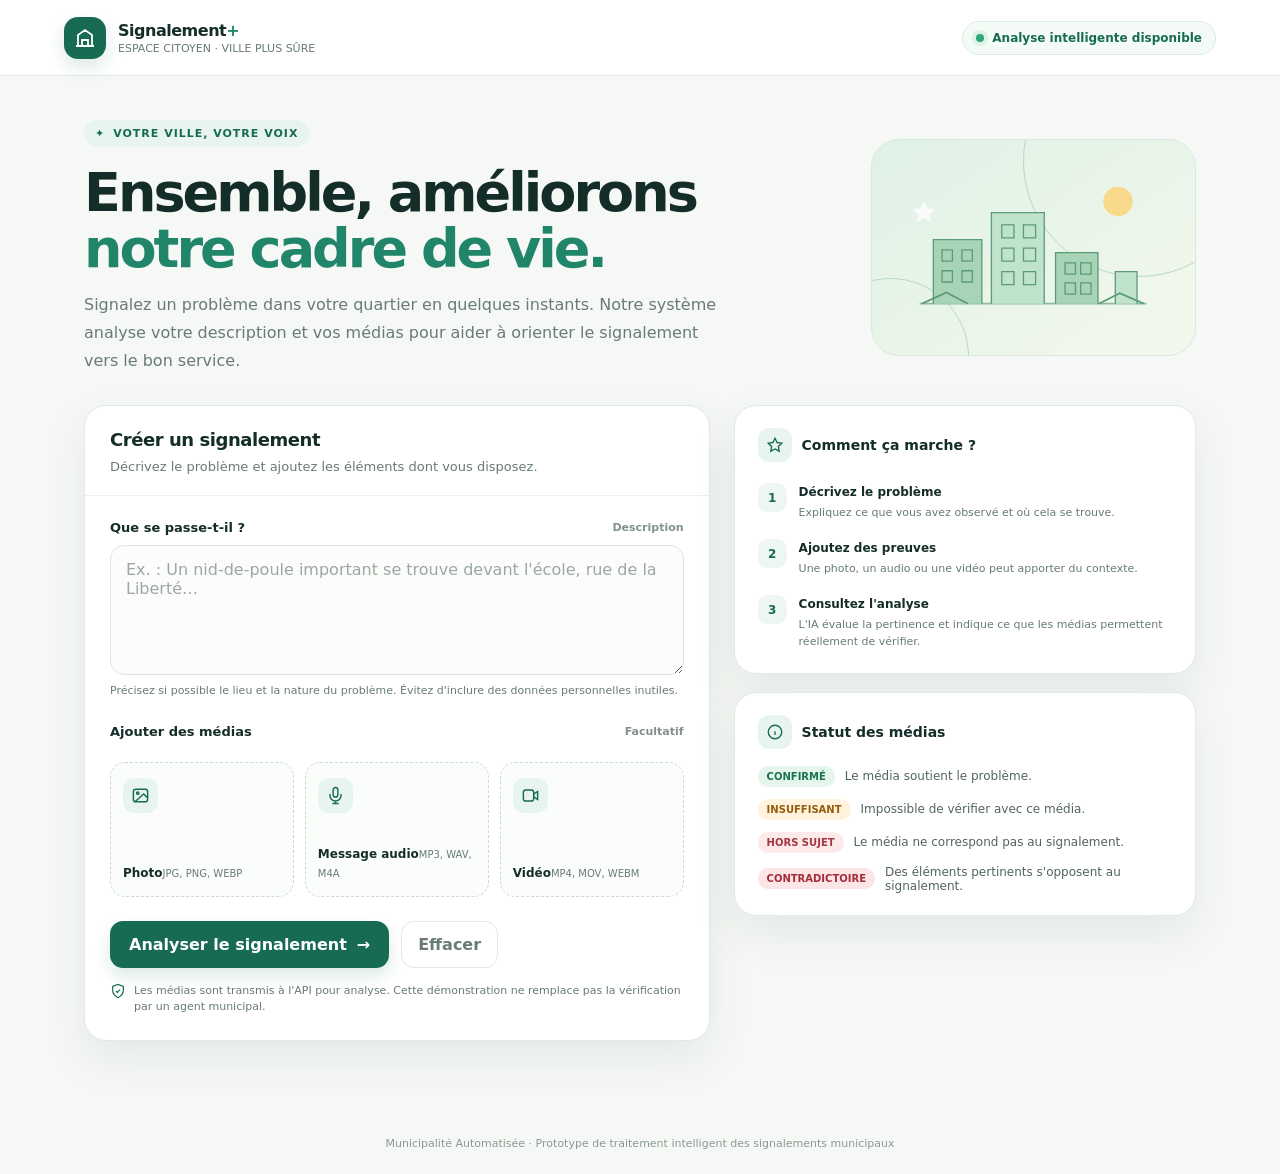
<file: intake-agent/local_intake/citizen.html>
<!doctype html>
<html lang="fr">
<head>
<meta charset="utf-8">
<meta name="viewport" content="width=device-width, initial-scale=1">
<title>Signalement Municipal — Espace citoyen</title>
<style>
:root{
  --ink:#142d28;--muted:#687b75;--green:#176b53;--green2:#21856a;
  --mint:#e8f5ef;--paper:#f6f8f5;--line:#e0e9e3;--white:#fff;
  --orange:#b86b18;--red:#b83d46;--shadow:0 18px 45px rgba(26,65,49,.08)
}
*{box-sizing:border-box}
body{margin:0;background:var(--paper);color:var(--ink);font-family:Inter,ui-sans-serif,system-ui,-apple-system,BlinkMacSystemFont,"Segoe UI",sans-serif}
button,input,textarea{font:inherit}
.shell{min-height:100vh}
.topbar{height:76px;background:#fff;border-bottom:1px solid var(--line);display:flex;align-items:center;justify-content:space-between;padding:0 clamp(20px,5vw,76px);gap:18px}
.brand{display:flex;align-items:center;gap:12px;font-weight:800;letter-spacing:-.03em}
.logo{width:42px;height:42px;border-radius:14px;background:var(--green);display:grid;place-items:center;color:#fff;box-shadow:0 8px 18px #176b5326}
.logo svg{width:24px;height:24px}
.brand small{display:block;font-weight:500;letter-spacing:0;color:var(--muted);font-size:11px;margin-top:2px}
.status-pill{display:flex;align-items:center;gap:8px;border:1px solid #dcebe2;background:#f4fbf6;color:var(--green);padding:9px 13px;border-radius:999px;font-size:12px;font-weight:700}
.dot{width:8px;height:8px;border-radius:50%;background:#30a879;box-shadow:0 0 0 4px #30a8791c}
main{max-width:1160px;margin:0 auto;padding:44px 24px 72px}
.hero{display:grid;grid-template-columns:1.4fr .6fr;gap:28px;align-items:center;margin-bottom:30px}
.eyebrow{display:inline-flex;align-items:center;gap:8px;color:var(--green);background:var(--mint);padding:7px 11px;border-radius:999px;font-size:11px;font-weight:800;letter-spacing:.09em;text-transform:uppercase}
h1{font-size:clamp(34px,5vw,54px);line-height:1.04;letter-spacing:-.055em;margin:18px 0 14px;max-width:720px}
h1 span{color:var(--green2)}
.lead{color:var(--muted);font-size:16px;line-height:1.75;max-width:650px;margin:0}
.hero-art{background:linear-gradient(145deg,#dff1e6,#f4f8ec);border:1px solid #d8e9dd;border-radius:28px;padding:25px;min-height:190px;display:flex;align-items:center;justify-content:center;position:relative;overflow:hidden}
.hero-art:before,.hero-art:after{content:"";position:absolute;border-radius:50%;border:1px solid #b7d8c5}
.hero-art:before{width:230px;height:230px;right:-60px;top:-95px}
.hero-art:after{width:155px;height:155px;left:-60px;bottom:-80px}
.city-icon{width:100%;max-width:260px;position:relative;z-index:1}
.layout{display:grid;grid-template-columns:minmax(0,1.15fr) minmax(300px,.85fr);gap:24px;align-items:start}
.panel{background:var(--white);border:1px solid var(--line);border-radius:22px;box-shadow:var(--shadow);overflow:hidden}
.panel-head{padding:23px 25px 18px;border-bottom:1px solid #edf1ed}
.panel-head h2{margin:0;font-size:18px;letter-spacing:-.025em}
.panel-head p{margin:7px 0 0;color:var(--muted);font-size:13px;line-height:1.55}
.panel-body{padding:24px 25px}
.field-label{display:flex;justify-content:space-between;align-items:center;gap:10px;font-size:13px;font-weight:750;margin-bottom:10px}
.optional{font-size:11px;font-weight:600;color:#82918b}
textarea{display:block;width:100%;min-height:130px;resize:vertical;border:1px solid #dce6df;border-radius:14px;padding:14px 15px;color:var(--ink);outline:none;background:#fcfdfb;transition:.2s}
textarea:focus,input:focus{border-color:#55a887;box-shadow:0 0 0 4px #21856a14}
textarea::placeholder{color:#9aa8a1}
.hint{font-size:11px;color:var(--muted);margin-top:8px;line-height:1.5}
.upload-grid{display:grid;grid-template-columns:repeat(3,minmax(0,1fr));gap:11px;margin-top:23px}
.upload-card{position:relative;min-height:135px;border:1px dashed #cbdcd1;border-radius:15px;padding:15px 12px;background:#fbfdfb;display:flex;flex-direction:column;align-items:flex-start;justify-content:space-between;transition:.2s}
.upload-card:hover,.upload-card.drag{border-color:var(--green2);background:#f1faf4}
.upload-card input{position:absolute;inset:0;width:100%;height:100%;opacity:0;cursor:pointer}
.upload-icon{width:35px;height:35px;display:grid;place-items:center;border-radius:11px;background:var(--mint);color:var(--green)}
.upload-icon svg{width:19px;height:19px}
.upload-title{font-size:12px;font-weight:800;margin-top:12px}
.upload-desc{font-size:10px;color:var(--muted);margin-top:4px;line-height:1.4;word-break:break-word}
.actions{display:flex;align-items:center;gap:12px;margin-top:24px}
.primary{border:0;border-radius:13px;padding:14px 19px;background:var(--green);color:#fff;font-weight:800;cursor:pointer;display:flex;align-items:center;justify-content:center;gap:10px;box-shadow:0 8px 16px #176b5326;transition:.2s}
.primary:hover{background:#105740;transform:translateY(-1px)}
.primary:disabled{opacity:.65;cursor:wait;transform:none}
.secondary{border:1px solid var(--line);background:#fff;border-radius:13px;padding:13px 16px;color:var(--muted);font-weight:700;cursor:pointer}
.secure{font-size:11px;color:var(--muted);line-height:1.5;margin-top:15px;display:flex;gap:8px;align-items:flex-start}
.secure svg{width:16px;min-width:16px;color:var(--green)}
.side-stack{display:grid;gap:18px}
.info-card{padding:22px 23px}
.info-title{font-size:14px;font-weight:800;display:flex;align-items:center;gap:10px}
.info-title .mini-icon{width:34px;height:34px;border-radius:11px;background:var(--mint);color:var(--green);display:grid;place-items:center}
.info-title svg{width:18px;height:18px}
.steps{display:grid;gap:18px;margin-top:21px}
.step{display:grid;grid-template-columns:30px 1fr;gap:11px}
.step-no{width:29px;height:29px;border-radius:10px;background:#edf6f0;color:var(--green);display:grid;place-items:center;font-size:12px;font-weight:850}
.step b{font-size:12px;display:block;margin:2px 0 5px}
.step p{margin:0;font-size:11px;line-height:1.55;color:var(--muted)}
.legend{display:grid;gap:12px;margin-top:17px}
.legend-row{display:flex;align-items:center;gap:10px;font-size:12px;color:#52645c}
.badge{display:inline-flex;align-items:center;justify-content:center;border-radius:999px;padding:5px 9px;font-size:10px;font-weight:850;white-space:nowrap;background:#edf1ef;color:#5b6c64}
.badge.confirm{background:#e4f5eb;color:#18724f}.badge.insufficient{background:#fff3dd;color:#965c0b}.badge.offtopic{background:#fce9e9;color:#a53740}.badge.contradict{background:#fbe5e5;color:#a52d3b}
.result-wrap{margin-top:25px;display:none}
.result-wrap.visible{display:block}
.result-head{display:flex;align-items:flex-start;justify-content:space-between;gap:15px;padding:23px 25px;border-bottom:1px solid var(--line)}
.result-head h2{margin:0;font-size:19px}
.result-head p{margin:7px 0 0;color:var(--muted);font-size:12px;line-height:1.5}
.result-body{padding:22px 25px}
.result-summary{display:grid;grid-template-columns:repeat(3,1fr);gap:12px;margin-bottom:21px}
.metric{padding:15px;border:1px solid var(--line);border-radius:14px;background:#fcfdfb}
.metric small{display:block;color:var(--muted);font-size:10px;font-weight:700;margin-bottom:7px}
.metric strong{font-size:13px;line-height:1.35;overflow-wrap:anywhere}
.media-list{display:grid;gap:10px}
.media-row{display:flex;align-items:flex-start;justify-content:space-between;gap:16px;border:1px solid var(--line);padding:14px;border-radius:13px}
.media-row h3{margin:0 0 5px;font-size:12px}
.media-row p{margin:0;color:var(--muted);font-size:11px;line-height:1.6}
.alert{border-radius:13px;padding:14px 15px;font-size:12px;line-height:1.6;margin-bottom:16px}
.alert.warning{background:#fff5e4;color:#80500f;border:1px solid #f4e0ba}
.alert.error{background:#fff0f0;color:#963740;border:1px solid #f0d0d2}
.alert.success{background:#eaf7ef;color:#176647;border:1px solid #cde9d7}
.warnings{margin:18px 0 0;padding-left:18px;color:#7a5a27;font-size:11px;line-height:1.7}
pre{white-space:pre-wrap;overflow-wrap:anywhere;background:#f7f9f7;border:1px solid var(--line);padding:13px;border-radius:12px;font-size:11px;color:#40564b}
details{margin-top:18px}summary{font-size:12px;font-weight:800;cursor:pointer;color:var(--green)}
.loading{display:none;align-items:center;gap:9px;color:var(--muted);font-size:12px;margin-top:14px}
.loading.show{display:flex}.spinner{width:15px;height:15px;border:2px solid #d7e6dc;border-top-color:var(--green);border-radius:50%;animation:spin .8s linear infinite}
@keyframes spin{to{transform:rotate(360deg)}}
.footer{text-align:center;color:#8b9992;font-size:11px;padding:24px}
@media(max-width:850px){.hero{grid-template-columns:1fr}.hero-art{display:none}.layout{grid-template-columns:1fr}.side-stack{grid-template-columns:1fr 1fr}}
@media(max-width:580px){.topbar{height:66px;padding:0 17px}.status-pill{font-size:0;padding:10px}.status-pill .dot{margin:0}main{padding:30px 14px 45px}.panel-head,.panel-body,.result-head,.result-body{padding:19px}.upload-grid{grid-template-columns:1fr}.upload-card{min-height:94px;display:grid;grid-template-columns:38px 1fr;align-items:center;gap:0 10px;padding:12px}.upload-icon{grid-row:span 2}.upload-title{margin:0}.upload-desc{margin-top:4px}.side-stack{grid-template-columns:1fr}.actions{flex-direction:column;align-items:stretch}.primary,.secondary{width:100%}.result-summary{grid-template-columns:1fr}.media-row{flex-direction:column}.hero{margin-bottom:22px}h1{font-size:38px}}
</style>
</head>
<body>
<div class="shell">
<header class="topbar">
  <div class="brand">
    <div class="logo" aria-hidden="true">
      <svg viewBox="0 0 24 24" fill="none" stroke="currentColor" stroke-width="1.8"><path d="M3 20h18M5 20V9l7-5 7 5v11M9 20v-6h6v6M8 10h.01M16 10h.01"/></svg>
    </div>
    <div>Signalement<span style="color:#21856a">+</span><small>ESPACE CITOYEN · VILLE PLUS SÛRE</small></div>
  </div>
  <div class="status-pill"><span class="dot"></span> Analyse intelligente disponible</div>
</header>

<main>
  <section class="hero">
    <div>
      <div class="eyebrow"><span>✦</span> Votre ville, votre voix</div>
      <h1>Ensemble, améliorons <span>notre cadre de vie.</span></h1>
      <p class="lead">Signalez un problème dans votre quartier en quelques instants. Notre système analyse votre description et vos médias pour aider à orienter le signalement vers le bon service.</p>
    </div>
    <div class="hero-art" aria-hidden="true">
      <svg class="city-icon" viewBox="0 0 300 190" fill="none">
        <path d="M20 160H280" stroke="#8EBCA1" stroke-width="2" stroke-linecap="round"/>
        <path d="M35 160V86H91V160M45 98H57V111H45zM68 98H80V111H68zM45 122H57V135H45zM68 122H80V135H68z" fill="#A7D3B7" stroke="#5C9B78" stroke-width="1.5"/>
        <path d="M102 160V55H163V160M114 69H128V84H114zM139 69H153V84H139zM114 96H128V111H114zM139 96H153V111H139zM114 123H128V138H114zM139 123H153V138H139z" fill="#C0E3CB" stroke="#5C9B78" stroke-width="1.5"/>
        <path d="M176 160V101H225V160M187 113H199V126H187zM205 113H217V126H205zM187 136H199V149H187zM205 136H217V149H205z" fill="#A7D3B7" stroke="#5C9B78" stroke-width="1.5"/>
        <path d="M245 160V123H270V160" fill="#C0E3CB" stroke="#5C9B78" stroke-width="1.5"/>
        <circle cx="248" cy="42" r="17" fill="#F9D98B"/>
        <path d="M22 160L50 147L75 160M226 160L250 148L278 160" stroke="#5C9B78" stroke-width="2"/>
        <path d="M24 42l4 8 9 1-7 6 2 9-8-5-8 5 2-9-7-6 9-1z" fill="#fff" opacity=".8"/>
      </svg>
    </div>
  </section>

  <div class="layout">
    <section class="panel">
      <div class="panel-head">
        <h2>Créer un signalement</h2>
        <p>Décrivez le problème et ajoutez les éléments dont vous disposez.</p>
      </div>
      <div class="panel-body">
        <form id="reportForm">
          <label class="field-label" for="texte">Que se passe-t-il ? <span class="optional">Description</span></label>
          <textarea id="texte" name="texte" placeholder="Ex. : Un nid-de-poule important se trouve devant l'école, rue de la Liberté…" maxlength="5000"></textarea>
          <div class="hint">Précisez si possible le lieu et la nature du problème. Évitez d'inclure des données personnelles inutiles.</div>

          <div class="field-label" style="margin-top:24px">Ajouter des médias <span class="optional">Facultatif</span></div>
          <div class="upload-grid">
            <label class="upload-card" for="image">
              <input id="image" name="image" type="file" accept="image/*">
              <span class="upload-icon"><svg viewBox="0 0 24 24" fill="none" stroke="currentColor" stroke-width="1.8"><rect x="3" y="4" width="18" height="16" rx="3"/><circle cx="8.5" cy="9" r="1.5"/><path d="m21 15-5-5L5 20"/></svg></span>
              <span><span class="upload-title">Photo</span><span class="upload-desc" id="imageName">JPG, PNG, WEBP</span></span>
            </label>
            <label class="upload-card" for="audio">
              <input id="audio" name="audio" type="file" accept="audio/*">
              <span class="upload-icon"><svg viewBox="0 0 24 24" fill="none" stroke="currentColor" stroke-width="1.8"><rect x="9" y="2" width="6" height="12" rx="3"/><path d="M5 10v2a7 7 0 0 0 14 0v-2M12 19v3M8 22h8"/></svg></span>
              <span><span class="upload-title">Message audio</span><span class="upload-desc" id="audioName">MP3, WAV, M4A</span></span>
            </label>
            <label class="upload-card" for="video">
              <input id="video" name="video" type="file" accept="video/*">
              <span class="upload-icon"><svg viewBox="0 0 24 24" fill="none" stroke="currentColor" stroke-width="1.8"><rect x="3" y="5" width="13" height="14" rx="3"/><path d="m16 10 5-3v10l-5-3z"/></svg></span>
              <span><span class="upload-title">Vidéo</span><span class="upload-desc" id="videoName">MP4, MOV, WEBM</span></span>
            </label>
          </div>
          <div class="actions">
            <button class="primary" id="submitBtn" type="submit">
              Analyser le signalement <span aria-hidden="true">→</span>
            </button>
            <button class="secondary" id="resetBtn" type="reset">Effacer</button>
          </div>
          <div class="loading" id="loading"><span class="spinner"></span> Analyse du contenu en cours, cela peut prendre un moment…</div>
          <div class="secure"><svg viewBox="0 0 24 24" fill="none" stroke="currentColor" stroke-width="1.8"><path d="M12 22s8-4 8-11V5l-8-3-8 3v6c0 7 8 11 8 11z"/><path d="m9 12 2 2 4-4"/></svg><span>Les médias sont transmis à l'API pour analyse. Cette démonstration ne remplace pas la vérification par un agent municipal.</span></div>
        </form>
      </div>
    </section>

    <aside class="side-stack">
      <section class="panel info-card">
        <div class="info-title"><span class="mini-icon"><svg viewBox="0 0 24 24" fill="none" stroke="currentColor" stroke-width="1.8"><path d="M12 3 14.8 8.7 21 9.6l-4.5 4.4 1.1 6.2L12 17.3l-5.6 2.9 1.1-6.2L3 9.6l6.2-.9z"/></svg></span> Comment ça marche ?</div>
        <div class="steps">
          <div class="step"><span class="step-no">1</span><div><b>Décrivez le problème</b><p>Expliquez ce que vous avez observé et où cela se trouve.</p></div></div>
          <div class="step"><span class="step-no">2</span><div><b>Ajoutez des preuves</b><p>Une photo, un audio ou une vidéo peut apporter du contexte.</p></div></div>
          <div class="step"><span class="step-no">3</span><div><b>Consultez l'analyse</b><p>L'IA évalue la pertinence et indique ce que les médias permettent réellement de vérifier.</p></div></div>
        </div>
      </section>
      <section class="panel info-card">
        <div class="info-title"><span class="mini-icon"><svg viewBox="0 0 24 24" fill="none" stroke="currentColor" stroke-width="1.8"><circle cx="12" cy="12" r="9"/><path d="M12 11v5M12 8h.01"/></svg></span> Statut des médias</div>
        <div class="legend">
          <div class="legend-row"><span class="badge confirm">CONFIRMÉ</span> Le média soutient le problème.</div>
          <div class="legend-row"><span class="badge insufficient">INSUFFISANT</span> Impossible de vérifier avec ce média.</div>
          <div class="legend-row"><span class="badge offtopic">HORS SUJET</span> Le média ne correspond pas au signalement.</div>
          <div class="legend-row"><span class="badge contradict">CONTRADICTOIRE</span> Des éléments pertinents s'opposent au signalement.</div>
        </div>
      </section>
    </aside>
  </div>

  <section class="panel result-wrap" id="resultWrap" aria-live="polite">
    <div class="result-head">
      <div><h2>Résultat de l'analyse</h2><p>Voici le résultat retourné par le système de traitement.</p></div>
      <span class="badge" id="globalBadge">Analyse terminée</span>
    </div>
    <div class="result-body" id="resultBody"></div>
  </section>
</main>
<div class="footer">Municipalité Automatisée · Prototype de traitement intelligent des signalements municipaux</div>
</div>

<script>
const form = document.getElementById('reportForm');
const submitBtn = document.getElementById('submitBtn');
const loading = document.getElementById('loading');
const resultWrap = document.getElementById('resultWrap');
const resultBody = document.getElementById('resultBody');

function esc(v){
  return String(v ?? '').replace(/[&<>"']/g, c => ({
    '&':'&amp;','<':'&lt;','>':'&gt;','"':'&quot;',"'":'&#39;'
  }[c]));
}
function badgeClass(status){
  if(status === 'CONFIRME') return 'confirm';
  if(status === 'INSUFFISANT') return 'insufficient';
  if(status === 'HORS_SUJET') return 'offtopic';
  if(status === 'CONTRADICTOIRE') return 'contradict';
  return '';
}
function labelStatus(status){
  return ({
    'CONFIRME':'CONFIRMÉ',
    'INSUFFISANT':'INSUFFISANT',
    'HORS_SUJET':'HORS SUJET',
    'CONTRADICTOIRE':'CONTRADICTOIRE'
  })[status] || status || 'NON ÉVALUÉ';
}
function fileName(inputId, outputId, defaultText){
  const input = document.getElementById(inputId);
  const output = document.getElementById(outputId);
  input.addEventListener('change', () => {
    output.textContent = input.files[0] ? input.files[0].name : defaultText;
  });
}
fileName('image','imageName','JPG, PNG, WEBP');
fileName('audio','audioName','MP3, WAV, M4A');
fileName('video','videoName','MP4, MOV, WEBM');

form.addEventListener('reset', () => {
  setTimeout(() => {
    document.getElementById('imageName').textContent = 'JPG, PNG, WEBP';
    document.getElementById('audioName').textContent = 'MP3, WAV, M4A';
    document.getElementById('videoName').textContent = 'MP4, MOV, WEBM';
    resultWrap.classList.remove('visible');
  }, 0);
});

form.addEventListener('submit', async (event) => {
  event.preventDefault();
  const text = document.getElementById('texte').value.trim();
  const image = document.getElementById('image').files[0];
  const audio = document.getElementById('audio').files[0];
  const video = document.getElementById('video').files[0];

  if(!text && !image && !audio && !video){
    alert('Ajoutez une description ou au moins un média avant de continuer.');
    return;
  }

  const data = new FormData();
  data.append('texte', text);
  if(image) data.append('image', image);
  if(audio) data.append('audio', audio);
  if(video) data.append('video', video);

  submitBtn.disabled = true;
  loading.classList.add('show');
  submitBtn.innerHTML = 'Analyse en cours…';
  resultWrap.classList.remove('visible');

  try{
    const response = await fetch('/analyser', {method:'POST', body:data});
    const result = await response.json();
    if(!response.ok){
      throw new Error(result.detail || 'Une erreur est survenue.');
    }
    renderResult(result);
    resultWrap.classList.add('visible');
    resultWrap.scrollIntoView({behavior:'smooth',block:'start'});
  }catch(err){
    resultWrap.classList.add('visible');
    document.getElementById('globalBadge').textContent = 'Erreur';
    document.getElementById('globalBadge').className = 'badge offtopic';
    resultBody.innerHTML = '<div class="alert error">'+esc(err.message || 'Impossible de joindre l’API.')+'</div>';
  }finally{
    submitBtn.disabled = false;
    submitBtn.innerHTML = 'Analyser le signalement <span aria-hidden="true">→</span>';
    loading.classList.remove('show');
  }
});

function renderResult(r){
  const validation = r.validation_multimodale || {};
  const pertinent = r.pertinence_municipale || 'INCERTAINE';
  const human = Boolean(r.validation_humaine_requise);
  const globalBadge = document.getElementById('globalBadge');
  globalBadge.textContent = human ? 'Vérification humaine requise' : pertinent;
  globalBadge.className = 'badge ' + (human ? 'insufficient' : (pertinent === 'PERTINENTE' ? 'confirm' : ''));
  const alertClass = human ? 'warning' : (pertinent === 'PERTINENTE' ? 'success' : 'warning');
  let html = '<div class="alert '+alertClass+'"><strong>'+
    (human ? 'Une vérification humaine est recommandée.' : 'Analyse terminée.')+
    '</strong><br>'+esc(validation.motif || 'Consultez les détails ci-dessous.')+'</div>';

  html += '<div class="result-summary">';
  html += '<div class="metric"><small>PERTINENCE MUNICIPALE</small><strong>'+esc(pertinent)+'</strong></div>';
  html += '<div class="metric"><small>COHÉRENCE MULTIMODALE</small><strong>'+esc(validation.coherence_multimodale || 'Non évaluée')+'</strong></div>';
  html += '<div class="metric"><small>CATÉGORIE</small><strong>'+esc((r.classification_citoyen || {}).categorie || 'Non déterminée')+'</strong></div>';
  html += '</div>';

  const evals = validation.evaluations_medias || [];
  const imageEvals = (r.descriptions_images_video || []).map((frame, i) => ({
    id_media:'image_video_'+(i+1),
    statut:frame.statut || 'INSUFFISANT',
    justification:frame.justification_statut || frame.description || frame.erreur || ''
  }));
  const all = [
    {id_media:'image_independante',statut:r.statut_image,justification:r.description_image || ''},
    {id_media:'audio_independant',statut:r.statut_audio_independant,justification:r.transcription_audio || ''},
    {id_media:'audio_video',statut:r.statut_audio_video,justification:r.transcription_video || ''}
  ].filter(x => x.statut);
  const merged = [...all, ...imageEvals];
  const label = id => ({
    image_independante:'Photo envoyée',
    audio_independant:'Audio envoyé',
    audio_video:'Audio de la vidéo'
  })[id] || id.replace('image_video_','Image vidéo ');

  if(merged.length){
    html += '<h3 style="font-size:14px;margin:0 0 12px">Évaluation de chaque média</h3><div class="media-list">';
    merged.forEach(m => {
      html += '<div class="media-row"><div><h3>'+esc(label(m.id_media))+'</h3><p>'+esc(m.justification || 'Aucune justification disponible.')+'</p></div><span class="badge '+badgeClass(m.statut)+'">'+esc(labelStatus(m.statut))+'</span></div>';
    });
    html += '</div>';
  }

  const warnings = r.avertissements || [];
  if(warnings.length){
    html += '<ul class="warnings">'+warnings.map(w=>'<li>'+esc(w)+'</li>').join('')+'</ul>';
  }

  if(r.cleaned_text){
    html += '<details><summary>Voir le texte nettoyé</summary><pre>'+esc(r.cleaned_text)+'</pre></details>';
  }
  if(validation.elements_confirmes && validation.elements_confirmes.length){
    html += '<details><summary>Éléments qui soutiennent le signalement</summary><ul>'+validation.elements_confirmes.map(x=>'<li>'+esc(x)+'</li>').join('')+'</ul></details>';
  }
  if(validation.elements_incoherents && validation.elements_incoherents.length){
    html += '<details><summary>Éléments hors sujet ou incohérents</summary><ul>'+validation.elements_incoherents.map(x=>'<li>'+esc(x)+'</li>').join('')+'</ul></details>';
  }
  html += '<details><summary>Réponse technique complète (JSON)</summary><pre>'+esc(JSON.stringify(r,null,2))+'</pre></details>';
  resultBody.innerHTML = html;
}
</script>
</body>
</html>
</file>
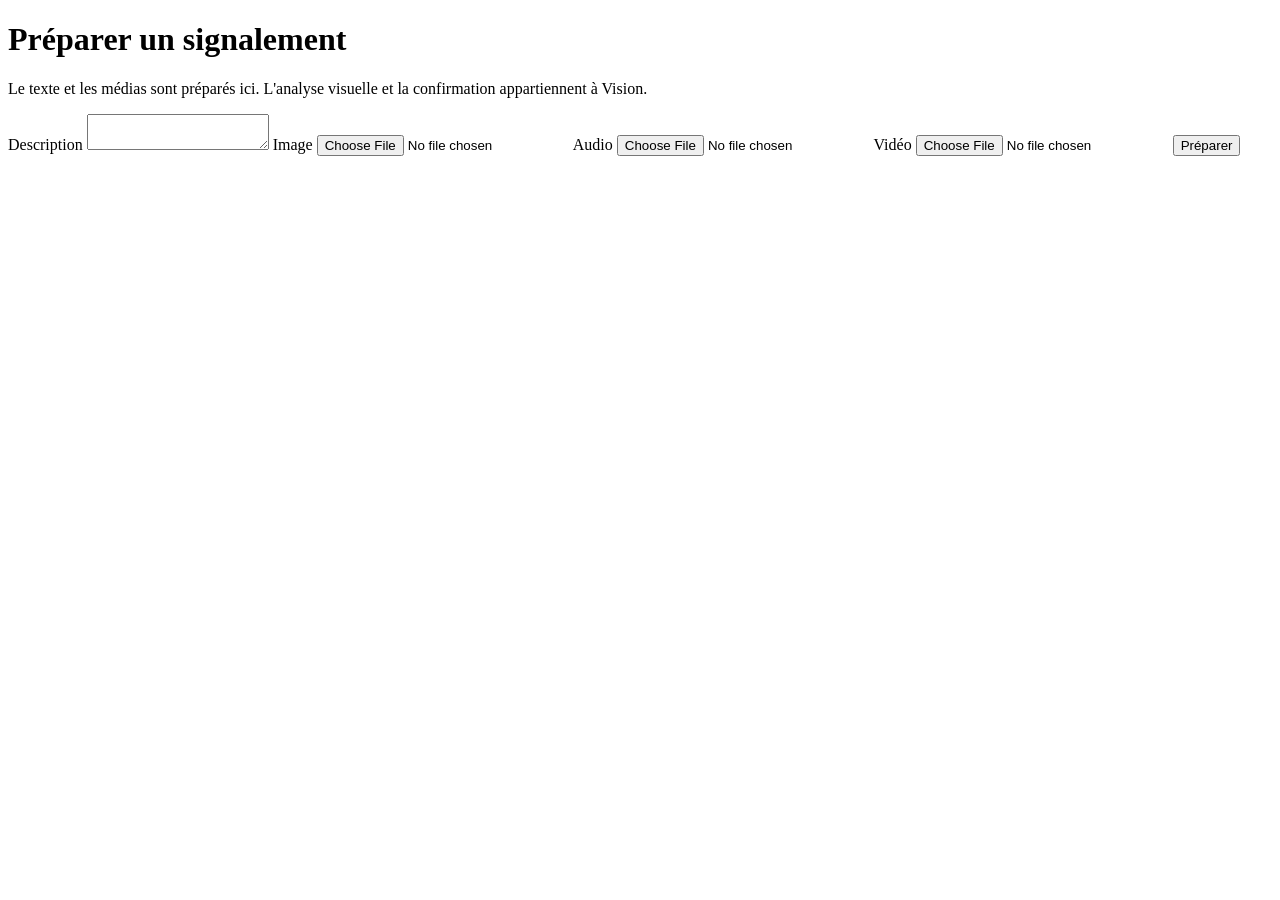
<file: intake-agent/local_intake/preparation.html>
<!doctype html>
<html lang="fr"><meta charset="utf-8"><title>Préparation du signalement</title>
<body><h1>Préparer un signalement</h1>
<p>Le texte et les médias sont préparés ici. L'analyse visuelle et la confirmation appartiennent à Vision.</p>
<form id="report"><label>Description <textarea name="texte"></textarea></label>
<label>Image <input name="image" type="file" accept="image/jpeg,image/png,image/webp"></label>
<label>Audio <input name="audio" type="file" accept="audio/*"></label>
<label>Vidéo <input name="video" type="file" accept="video/*"></label>
<button>Préparer</button></form><pre id="result" aria-live="polite"></pre>
<script>
document.getElementById('report').addEventListener('submit', async event => {
  event.preventDefault();
  const button=event.target.querySelector('button');button.disabled=true;
  try {
    const response=await fetch('/analyser',{method:'POST',body:new FormData(event.target)});
    document.getElementById('result').textContent=JSON.stringify(await response.json(),null,2);
  } catch {document.getElementById('result').textContent='Impossible de joindre le service.';}
  finally {button.disabled=false;}
});
</script></body></html>
</file>
